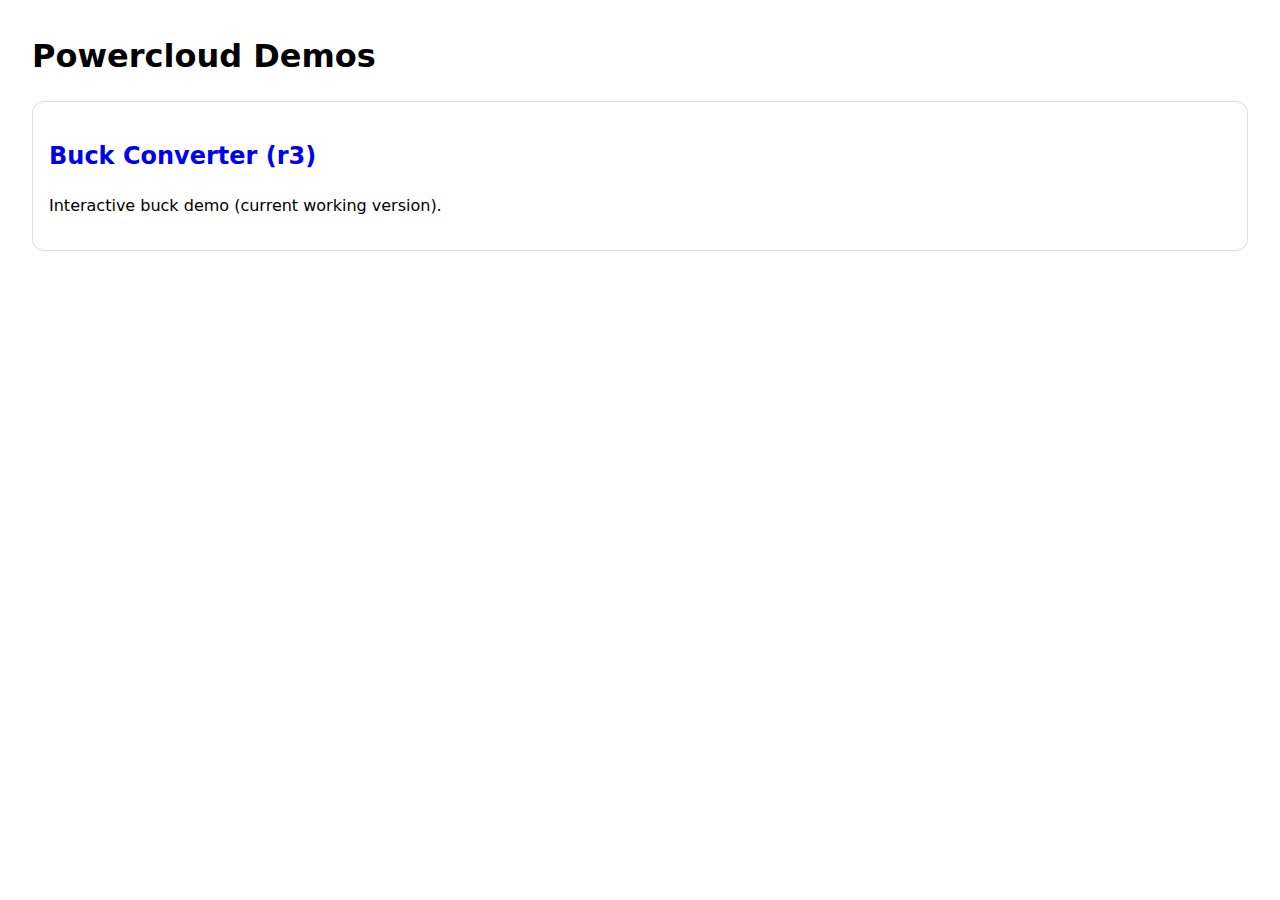
<file: index.html>
<!doctype html>
<html>
<head>
  <meta charset="utf-8"/>
  <meta name="viewport" content="width=device-width,initial-scale=1"/>
  <title>Powercloud</title>
  <style>
    body{font-family:system-ui,Segoe UI,Arial,sans-serif;margin:2rem;line-height:1.5}
    a{text-decoration:none}
    .card{padding:1rem;border:1px solid #ddd;border-radius:12px;margin:.75rem 0}
  </style>
</head>
<body>
  <h1>Powercloud Demos</h1>
  <div class="card">
    <h2><a href="../demos/buck/index.html">Buck Converter (r3)</a></h2>
    <p>Interactive buck demo (current working version).</p>
  </div>
</body>
</html>
</file>
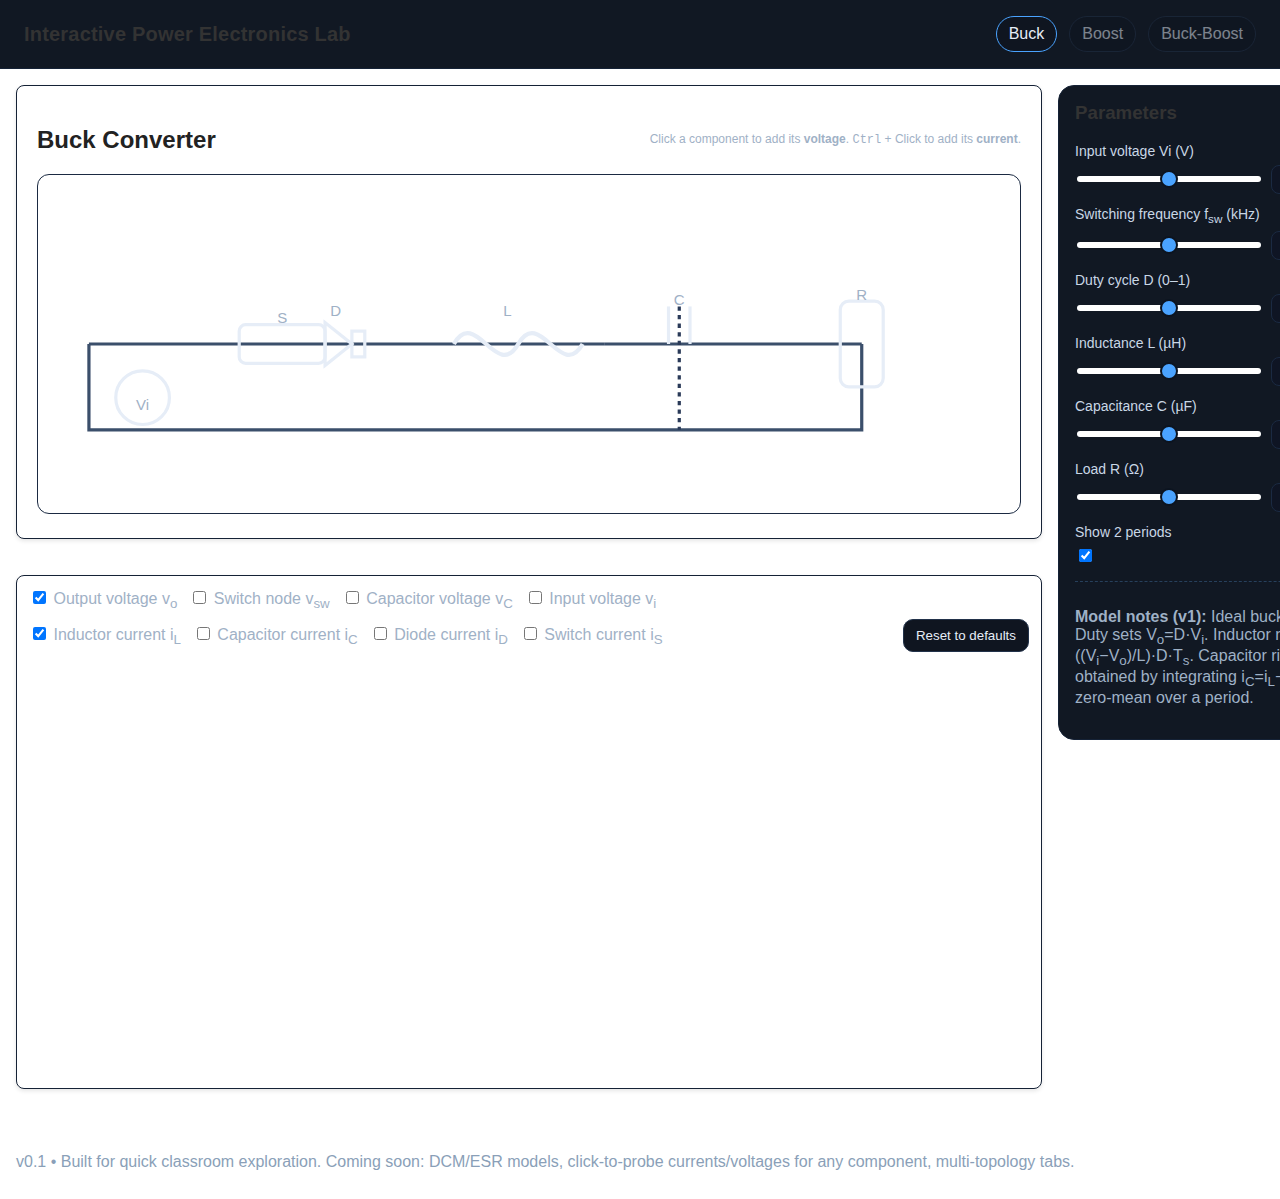
<file: 113A-virtualdemo/index.html>
<!DOCTYPE html>
<html lang="en">
<head>
  <meta charset="UTF-8" />
  <meta name="viewport" content="width=device-width, initial-scale=1.0"/>
  <title>Power Electronics Lab – Buck Converter</title>
  <link rel="stylesheet" href="style.css"/>
</head>
<body>
  <header class="site-header">
    <h1>Interactive Power Electronics Lab</h1>
    <nav class="tabs">
      <a class="tab active" href="#" id="tab-buck">Buck</a>
      <a class="tab disabled" href="#" title="More topologies coming soon">Boost</a>
      <a class="tab disabled" href="#" title="More topologies coming soon">Buck-Boost</a>
    </nav>
  </header>

  <main class="layout">
    <section class="left">
      <div class="topology-card">
        <div class="topology-header">
          <h2>Buck Converter</h2>
          <div class="probe-hint">
            <span>Click a component to add its <b>voltage</b>. <kbd>Ctrl</kbd> + Click to add its <b>current</b>.</span>
          </div>
        </div>

        <!-- Inline SVG so components can be clicked / highlighted -->
        <svg id="buck-svg" viewBox="0 0 900 300" class="topology-svg" xmlns="http://www.w3.org/2000/svg" aria-label="Buck topology">
          <!-- Wires -->
          <path d="M40 150 H180" class="wire"/>
          <path d="M180 150 H260" class="wire"/>
          <path d="M260 150 H380" class="wire"/>
          <path d="M380 150 H520" class="wire"/>
          <path d="M520 150 H760" class="wire"/>
          <path d="M760 150 V230 H40 V150" class="wire"/>
          
          <!-- VIN source -->
          <g id="VIN" class="component" data-voltage="v_in" data-current="i_in">
            <circle cx="90" cy="200" r="25" class="symbol"/>
            <text x="90" y="208" class="label">Vi</text>
          </g>

          <!-- Switch (ideal) -->
          <g id="SW" class="component" data-voltage="v_sw" data-current="i_sw">
            <rect x="180" y="132" width="80" height="36" rx="6" class="symbol"/>
            <text x="220" y="127" class="label">S</text>
          </g>

          <!-- Diode -->
          <g id="D" class="component" data-voltage="v_d" data-current="i_d">
            <polygon points="260,170 285,150 260,130" class="symbol"/>
            <rect x="285" y="138" width="12" height="24" class="symbol"/>
            <text x="270" y="120" class="label">D</text>
          </g>

          <!-- Inductor -->
          <g id="L" class="component" data-voltage="v_l" data-current="i_l">
            <path d="M380 150 c20 -35,40 35,60 0 c20 -35,40 35,60 0" class="symbol inductor"/>
            <text x="430" y="120" class="label">L</text>
          </g>

          <!-- Capacitor -->
          <g id="C" class="component" data-voltage="v_c" data-current="i_c">
            <line x1="580" y1="150" x2="580" y2="115" class="symbol"/>
            <line x1="600" y1="150" x2="600" y2="115" class="symbol"/>
            <line x1="590" y1="115" x2="590" y2="230" class="wire faint"/>
            <text x="590" y="110" class="label">C</text>
          </g>

          <!-- Load -->
          <g id="R" class="component" data-voltage="v_o" data-current="i_o">
            <rect x="740" y="110" width="40" height="80" rx="8" class="symbol"/>
            <text x="760" y="105" class="label">R</text>
          </g>
        </svg>
      </div>

      <div class="plot-card">
        <div class="plot-controls">
          <div class="waveform-select">
            <label><input type="checkbox" class="wf-v" value="v_o" checked> Output voltage v<sub>o</sub></label>
            <label><input type="checkbox" class="wf-v" value="v_sw"> Switch node v<sub>sw</sub></label>
            <label><input type="checkbox" class="wf-v" value="v_c"> Capacitor voltage v<sub>C</sub></label>
            <label><input type="checkbox" class="wf-v" value="v_in"> Input voltage v<sub>i</sub></label>
          </div>
          <div class="waveform-select">
            <label><input type="checkbox" class="wf-i" value="i_l" checked> Inductor current i<sub>L</sub></label>
            <label><input type="checkbox" class="wf-i" value="i_c"> Capacitor current i<sub>C</sub></label>
            <label><input type="checkbox" class="wf-i" value="i_d"> Diode current i<sub>D</sub></label>
            <label><input type="checkbox" class="wf-i" value="i_sw"> Switch current i<sub>S</sub></label>
          </div>
          <button id="reset-btn" class="btn">Reset to defaults</button>
        </div>
        <canvas id="plot-voltage" width="1000" height="200" aria-label="Voltage plot"></canvas>
        <canvas id="plot-current" width="1000" height="200" aria-label="Current plot"></canvas>
        <div class="legend" id="legend"></div>
      </div>
    </section>

    <aside class="right">
      <h3>Parameters</h3>
      <div class="param">
        <label>Input voltage Vi (V)</label>
        <div class="control"><input type="range" id="Vi" min="3" max="48" step="0.1"/><input type="number" id="Vi_num" step="0.1"/></div>
      </div>
      <div class="param">
        <label>Switching frequency f<sub>sw</sub> (kHz)</label>
        <div class="control"><input type="range" id="fsw" min="10" max="1000" step="1"/><input type="number" id="fsw_num" step="1"/></div>
      </div>
      <div class="param">
        <label>Duty cycle D (0–1)</label>
        <div class="control"><input type="range" id="D" min="0.05" max="0.95" step="0.001"/><input type="number" id="D_num" step="0.001"/></div>
      </div>
      <div class="param">
        <label>Inductance L (µH)</label>
        <div class="control"><input type="range" id="L" min="0.1" max="200" step="0.1"/><input type="number" id="L_num" step="0.1"/></div>
      </div>
      <div class="param">
        <label>Capacitance C (µF)</label>
        <div class="control"><input type="range" id="C" min="1" max="10000" step="1"/><input type="number" id="C_num" step="1"/></div>
      </div>
      <div class="param">
        <label>Load R (Ω)</label>
        <div class="control"><input type="range" id="R" min="0.1" max="200" step="0.1"/><input type="number" id="R_num" step="0.1"/></div>
      </div>
      <div class="param">
        <label>Show 2 periods</label>
        <div class="control"><input type="checkbox" id="twoPeriods" checked></div>
      </div>

      <div class="note">
        <p><b>Model notes (v1):</b> Ideal buck in CCM. Duty sets V<sub>o</sub>=D·V<sub>i</sub>. Inductor ripple Δi<sub>L</sub>=((V<sub>i</sub>−V<sub>o</sub>)/L)·D·T<sub>s</sub>. Capacitor ripple obtained by integrating i<sub>C</sub>=i<sub>L</sub>−i<sub>o</sub> with zero-mean over a period.</p>
      </div>
    </aside>
  </main>

  <footer class="site-footer">
    <p>v0.1 • Built for quick classroom exploration. Coming soon: DCM/ESR models, click-to-probe currents/voltages for any component, multi-topology tabs.</p>
  </footer>

  <script src="app.js"></script>
</body>
</html>
</file>
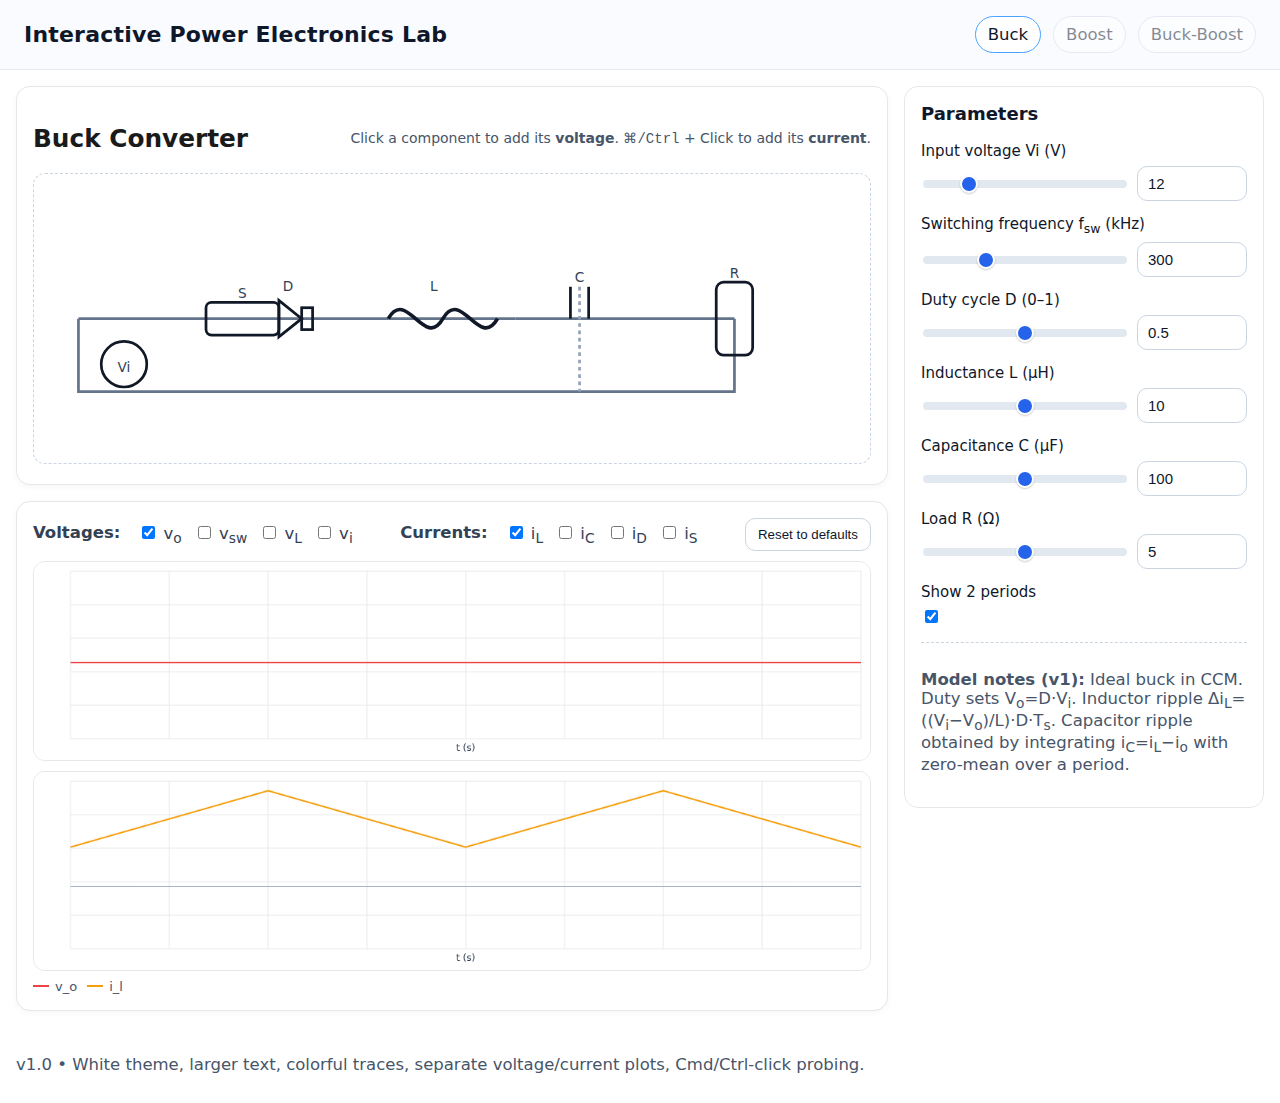
<file: buck_demo_final 2/index.html>
<!DOCTYPE html>
<html lang="en">
<head>
  <meta charset="UTF-8" />
  <meta name="viewport" content="width=device-width, initial-scale=1.0"/>
  <title>Interactive Power Electronics Lab – Buck Converter</title>
  <link rel="stylesheet" href="style.css"/>
</head>
<body>
  <header class="site-header">
    <h1>Interactive Power Electronics Lab</h1>
    <nav class="tabs">
      <a class="tab active" href="#" id="tab-buck">Buck</a>
      <a class="tab disabled" href="#" title="More topologies coming soon">Boost</a>
      <a class="tab disabled" href="#" title="More topologies coming soon">Buck-Boost</a>
    </nav>
  </header>

  <main class="layout">
    <section class="left">
      <div class="topology-card">
        <div class="topology-header">
          <h2>Buck Converter</h2>
          <div class="probe-hint">
            <span>Click a component to add its <b>voltage</b>. <kbd>⌘/Ctrl</kbd> + Click to add its <b>current</b>.</span>
          </div>
        </div>

        <!-- Inline SVG so components can be clicked / highlighted -->
        <svg id="buck-svg" viewBox="0 0 900 300" class="topology-svg" xmlns="http://www.w3.org/2000/svg" aria-label="Buck topology">
          <!-- Wires -->
          <path d="M40 150 H180" class="wire"/>
          <path d="M180 150 H260" class="wire"/>
          <path d="M260 150 H380" class="wire"/>
          <path d="M380 150 H520" class="wire"/>
          <path d="M520 150 H760" class="wire"/>
          <path d="M760 150 V230 H40 V150" class="wire"/>
          
          <!-- VIN source -->
          <g id="VIN" class="component" data-voltage="v_in" data-current="i_in">
            <circle cx="90" cy="200" r="25" class="symbol"/>
            <text x="90" y="208" class="label">Vi</text>
          </g>

          <!-- Switch (ideal) -->
          <g id="SW" class="component" data-voltage="v_sw" data-current="i_sw">
            <rect x="180" y="132" width="80" height="36" rx="6" class="symbol"/>
            <text x="220" y="127" class="label">S</text>
          </g>

          <!-- Diode -->
          <g id="D" class="component" data-voltage="v_d" data-current="i_d">
            <polygon points="260,170 285,150 260,130" class="symbol"/>
            <rect x="285" y="138" width="12" height="24" class="symbol"/>
            <text x="270" y="120" class="label">D</text>
          </g>

          <!-- Inductor -->
          <g id="L" class="component" data-voltage="v_l" data-current="i_l">
            <path d="M380 150 c20 -35,40 35,60 0 c20 -35,40 35,60 0" class="symbol inductor"/>
            <text x="430" y="120" class="label">L</text>
          </g>

          <!-- Capacitor -->
          <g id="C" class="component" data-voltage="v_c" data-current="i_c">
            <line x1="580" y1="150" x2="580" y2="115" class="symbol"/>
            <line x1="600" y1="150" x2="600" y2="115" class="symbol"/>
            <line x1="590" y1="115" x2="590" y2="230" class="wire faint"/>
            <text x="590" y="110" class="label">C</text>
          </g>

          <!-- Load -->
          <g id="R" class="component" data-voltage="v_o" data-current="i_o">
            <rect x="740" y="110" width="40" height="80" rx="8" class="symbol"/>
            <text x="760" y="105" class="label">R</text>
          </g>
        </svg>
      </div>

      <div class="plot-card">
        <div class="plot-controls">
          <div class="waveform-select">
            <strong>Voltages:</strong>
            <label><input type="checkbox" class="wf-v" value="v_o" checked> v<sub>o</sub></label>
            <label><input type="checkbox" class="wf-v" value="v_sw"> v<sub>sw</sub></label>
            <label><input type="checkbox" class="wf-v" value="v_l"> v<sub>L</sub></label>
            <label><input type="checkbox" class="wf-v" value="v_in"> v<sub>i</sub></label>
          </div>
          <div class="waveform-select">
            <strong>Currents:</strong>
            <label><input type="checkbox" class="wf-i" value="i_l" checked> i<sub>L</sub></label>
            <label><input type="checkbox" class="wf-i" value="i_c"> i<sub>C</sub></label>
            <label><input type="checkbox" class="wf-i" value="i_d"> i<sub>D</sub></label>
            <label><input type="checkbox" class="wf-i" value="i_sw"> i<sub>S</sub></label>
          </div>
          <button id="reset-btn" class="btn">Reset to defaults</button>
        </div>
        <canvas id="plot-voltage" width="1100" height="260" aria-label="Voltage plot"></canvas>
        <canvas id="plot-current" width="1100" height="260" aria-label="Current plot"></canvas>
        <div class="legend" id="legend"></div>
      </div>
    </section>

    <aside class="right">
      <h3>Parameters</h3>
      <div class="param">
        <label>Input voltage Vi (V)</label>
        <div class="control"><input type="range" id="Vi" min="3" max="48" step="0.1"/><input type="number" id="Vi_num" step="0.1"/></div>
      </div>
      <div class="param">
        <label>Switching frequency f<sub>sw</sub> (kHz)</label>
        <div class="control"><input type="range" id="fsw" min="10" max="1000" step="1"/><input type="number" id="fsw_num" step="1"/></div>
      </div>
      <div class="param">
        <label>Duty cycle D (0–1)</label>
        <div class="control"><input type="range" id="D" min="0.05" max="0.95" step="0.001"/><input type="number" id="D_num" step="0.001"/></div>
      </div>
      <div class="param">
        <label>Inductance L (µH)</label>
        <div class="control"><input type="range" id="L" min="0.1" max="200" step="0.1"/><input type="number" id="L_num" step="0.1"/></div>
      </div>
      <div class="param">
        <label>Capacitance C (µF)</label>
        <div class="control"><input type="range" id="C" min="1" max="10000" step="1"/><input type="number" id="C_num" step="1"/></div>
      </div>
      <div class="param">
        <label>Load R (Ω)</label>
        <div class="control"><input type="range" id="R" min="0.1" max="200" step="0.1"/><input type="number" id="R_num" step="0.1"/></div>
      </div>
      <div class="param">
        <label>Show 2 periods</label>
        <div class="control"><input type="checkbox" id="twoPeriods" checked></div>
      </div>

      <div class="note">
        <p><b>Model notes (v1):</b> Ideal buck in CCM. Duty sets V<sub>o</sub>=D·V<sub>i</sub>. Inductor ripple Δi<sub>L</sub>=((V<sub>i</sub>−V<sub>o</sub>)/L)·D·T<sub>s</sub>. Capacitor ripple obtained by integrating i<sub>C</sub>=i<sub>L</sub>−i<sub>o</sub> with zero-mean over a period.</p>
      </div>
    </aside>
  </main>

  <footer class="site-footer">
    <p>v1.0 • White theme, larger text, colorful traces, separate voltage/current plots, Cmd/Ctrl-click probing.</p>
  </footer>

  <script src="app.js"></script>
</body>
</html>
</file>
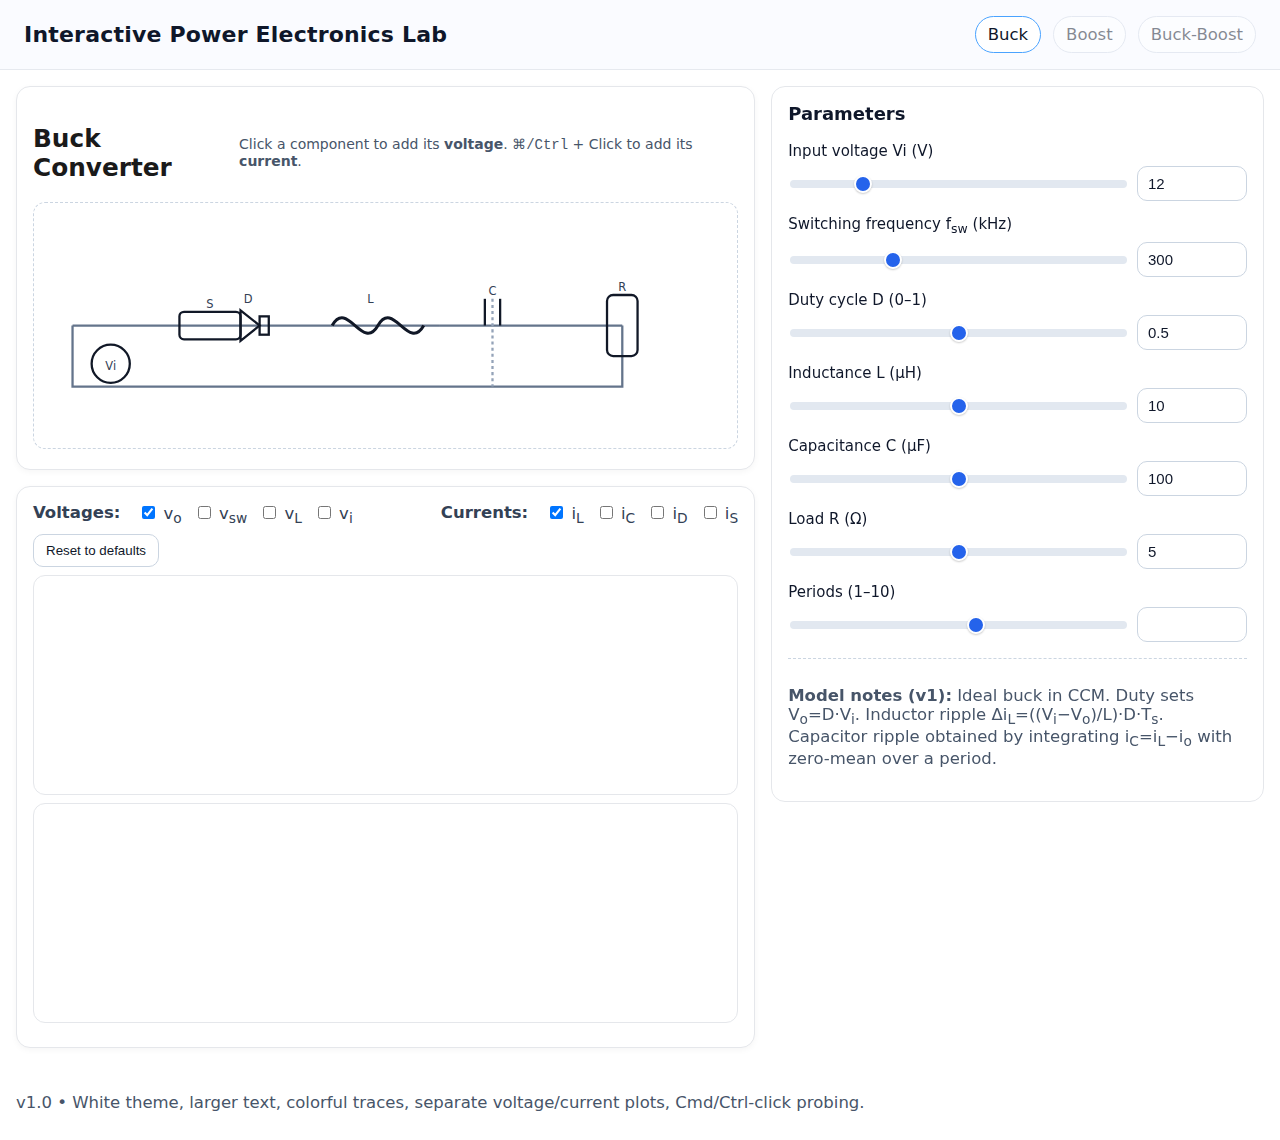
<file: buck_demo_final 3/index.html>
<!DOCTYPE html>
<html lang="en">
<head>
  <meta charset="UTF-8" />
  <meta name="viewport" content="width=device-width, initial-scale=1.0"/>
  <title>Interactive Power Electronics Lab – Buck Converter</title>
  <link rel="stylesheet" href="style.css"/>
</head>
<body>
  <header class="site-header">
    <h1>Interactive Power Electronics Lab</h1>
    <nav class="tabs">
      <a class="tab active" href="#" id="tab-buck">Buck</a>
      <a class="tab disabled" href="#" title="More topologies coming soon">Boost</a>
      <a class="tab disabled" href="#" title="More topologies coming soon">Buck-Boost</a>
    </nav>
  </header>

  <main class="layout">
    <section class="left">
      <div class="topology-card">
        <div class="topology-header">
          <h2>Buck Converter</h2>
          <div class="probe-hint">
            <span>Click a component to add its <b>voltage</b>. <kbd>⌘/Ctrl</kbd> + Click to add its <b>current</b>.</span>
          </div>
        </div>

        <!-- Inline SVG so components can be clicked / highlighted -->
        <svg id="buck-svg" viewBox="0 0 900 300" class="topology-svg" xmlns="http://www.w3.org/2000/svg" aria-label="Buck topology">
          <!-- Wires -->
          <path d="M40 150 H180" class="wire"/>
          <path d="M180 150 H260" class="wire"/>
          <path d="M260 150 H380" class="wire"/>
          <path d="M380 150 H520" class="wire"/>
          <path d="M520 150 H760" class="wire"/>
          <path d="M760 150 V230 H40 V150" class="wire"/>
          
          <!-- VIN source -->
          <g id="VIN" class="component" data-voltage="v_in" data-current="i_in">
            <circle cx="90" cy="200" r="25" class="symbol"/>
            <text x="90" y="208" class="label">Vi</text>
          </g>

          <!-- Switch (ideal) -->
          <g id="SW" class="component" data-voltage="v_sw" data-current="i_sw">
            <rect x="180" y="132" width="80" height="36" rx="6" class="symbol"/>
            <text x="220" y="127" class="label">S</text>
          </g>

          <!-- Diode -->
          <g id="duty" class="component" data-voltage="v_d" data-current="i_d">
            <polygon points="260,170 285,150 260,130" class="symbol"/>
            <rect x="285" y="138" width="12" height="24" class="symbol"/>
            <text x="270" y="120" class="label">D</text>
          </g>

          <!-- Inductor -->
          <g id="Lval" class="component" data-voltage="v_l" data-current="i_l">
            <path d="M380 150 c20 -35,40 35,60 0 c20 -35,40 35,60 0" class="symbol inductor"/>
            <text x="430" y="120" class="label">L</text>
          </g>

          <!-- Capacitor -->
          <g id="Cval" class="component" data-voltage="v_c" data-current="i_c">
            <line x1="580" y1="150" x2="580" y2="115" class="symbol"/>
            <line x1="600" y1="150" x2="600" y2="115" class="symbol"/>
            <line x1="590" y1="115" x2="590" y2="230" class="wire faint"/>
            <text x="590" y="110" class="label">C</text>
          </g>

          <!-- Load -->
          <g id="Rval" class="component" data-voltage="v_o" data-current="i_o">
            <rect x="740" y="110" width="40" height="80" rx="8" class="symbol"/>
            <text x="760" y="105" class="label">R</text>
          </g>
        </svg>
      </div>

      <div class="plot-card">
        <div class="plot-controls">
          <div class="waveform-select">
            <strong>Voltages:</strong>
            <label><input type="checkbox" class="wf-v" value="v_o" checked> v<sub>o</sub></label>
            <label><input type="checkbox" class="wf-v" value="v_sw"> v<sub>sw</sub></label>
            <label><input type="checkbox" class="wf-v" value="v_l"> v<sub>L</sub></label>
            <label><input type="checkbox" class="wf-v" value="v_in"> v<sub>i</sub></label>
          </div>
          <div class="waveform-select">
            <strong>Currents:</strong>
            <label><input type="checkbox" class="wf-i" value="i_l" checked> i<sub>L</sub></label>
            <label><input type="checkbox" class="wf-i" value="i_c"> i<sub>C</sub></label>
            <label><input type="checkbox" class="wf-i" value="i_d"> i<sub>D</sub></label>
            <label><input type="checkbox" class="wf-i" value="i_sw"> i<sub>S</sub></label>
          </div>
          <button id="reset-btn" class="btn">Reset to defaults</button>
        </div>
        <canvas id="plot-voltage" width="1100" height="260" aria-label="Voltage plot"></canvas>
        <canvas id="plot-current" width="1100" height="260" aria-label="Current plot"></canvas>
        <div class="legend" id="legend"></div>
      </div>
    </section>

    <aside class="right">
      <h3>Parameters</h3>
      <div class="param">
        <label>Input voltage Vi (V)</label>
        <div class="control"><input type="range" id="Vi" min="3" max="48" step="0.1"/><input type="number" id="Vi_num" step="0.1"/></div>
      </div>
      <div class="param">
        <label>Switching frequency f<sub>sw</sub> (kHz)</label>
        <div class="control"><input type="range" id="fsw" min="10" max="1000" step="1"/><input type="number" id="fsw_num" step="1"/></div>
      </div>
      <div class="param">
        <label>Duty cycle D (0–1)</label>
        <div class="control"><input type="range" id="duty" min="0.05" max="0.95" step="0.001"/><input type="number" id="duty_num" step="0.001"/></div>
      </div>
      <div class="param">
        <label>Inductance L (µH)</label>
        <div class="control"><input type="range" id="Lval" min="0.1" max="200" step="0.1"/><input type="number" id="Lval_num" step="0.1"/></div>
      </div>
      <div class="param">
        <label>Capacitance C (µF)</label>
        <div class="control"><input type="range" id="Cval" min="1" max="10000" step="1"/><input type="number" id="Cval_num" step="1"/></div>
      </div>
      <div class="param">
        <label>Load R (Ω)</label>
        <div class="control"><input type="range" id="Rval" min="0.1" max="200" step="0.1"/><input type="number" id="Rval_num" step="0.1"/></div>
      </div>
      <div class="param">
        <label>Periods (1–10)</label>
        <div class="control"><input type="range" id="periods" min="1" max="10" step="1"/><input type="number" id="periods_num" step="1"/></div>
      </div>

      <div class="note">
        <p><b>Model notes (v1):</b> Ideal buck in CCM. Duty sets V<sub>o</sub>=D·V<sub>i</sub>. Inductor ripple Δi<sub>L</sub>=((V<sub>i</sub>−V<sub>o</sub>)/L)·D·T<sub>s</sub>. Capacitor ripple obtained by integrating i<sub>C</sub>=i<sub>L</sub>−i<sub>o</sub> with zero-mean over a period.</p>
      </div>
    </aside>
  </main>

  <footer class="site-footer">
    <p>v1.0 • White theme, larger text, colorful traces, separate voltage/current plots, Cmd/Ctrl-click probing.</p>
  </footer>

  <script src="app.js"></script>
</body>
</html>
</file>
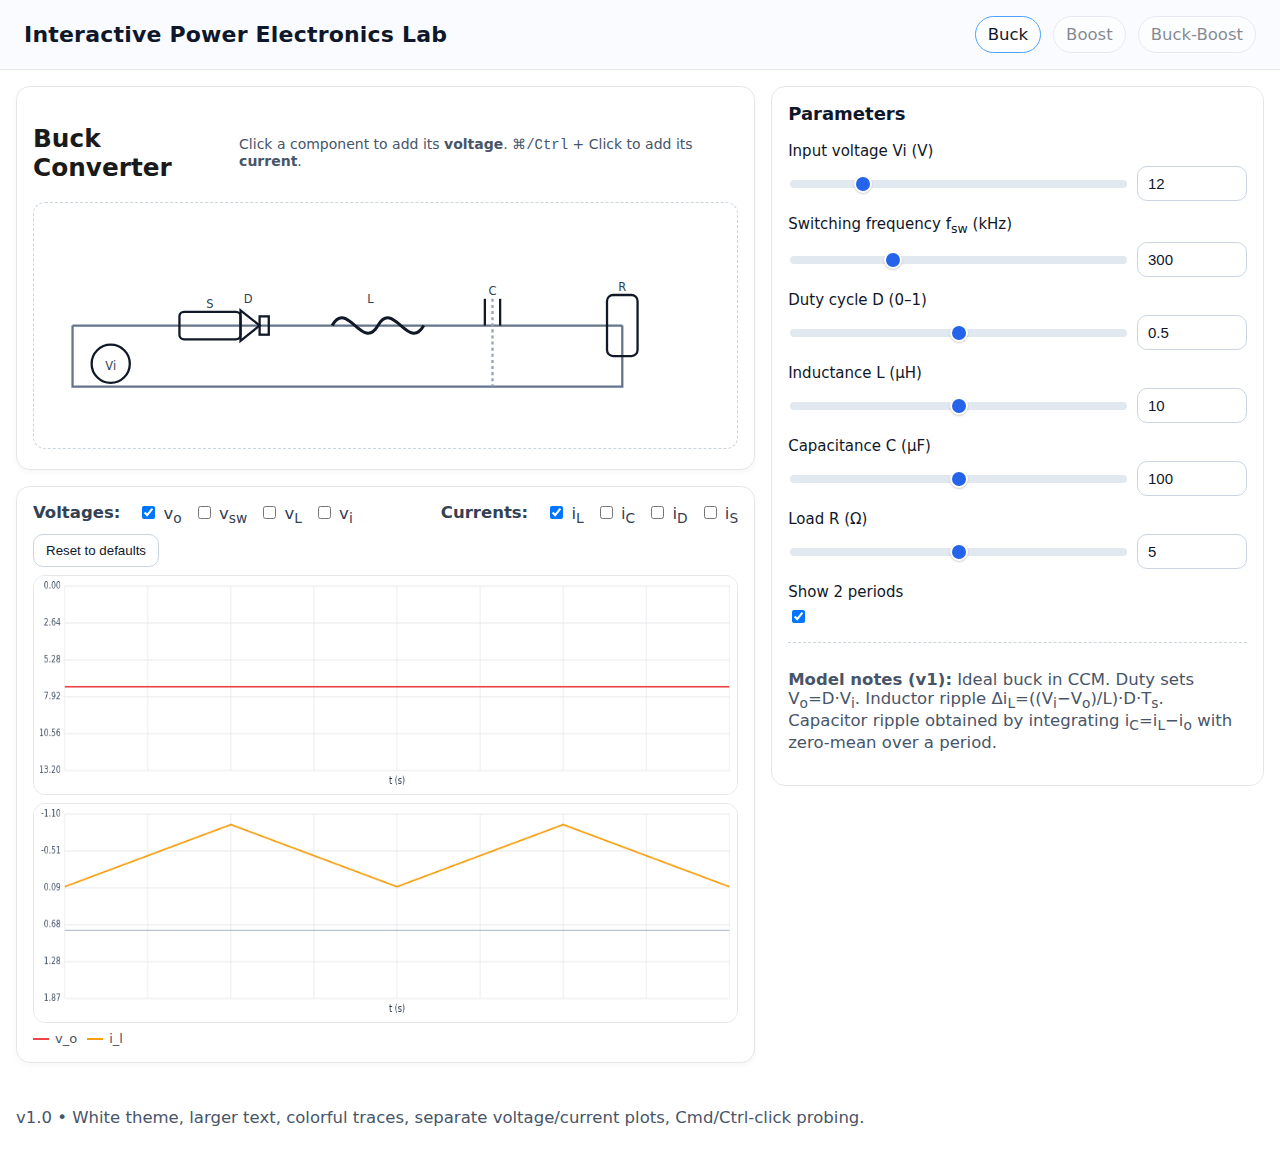
<file: buck_demo_final/index.html>
<!DOCTYPE html>
<html lang="en">
<head>
  <meta charset="UTF-8" />
  <meta name="viewport" content="width=device-width, initial-scale=1.0"/>
  <title>Interactive Power Electronics Lab – Buck Converter</title>
  <link rel="stylesheet" href="style.css"/>
</head>
<body>
  <header class="site-header">
    <h1>Interactive Power Electronics Lab</h1>
    <nav class="tabs">
      <a class="tab active" href="#" id="tab-buck">Buck</a>
      <a class="tab disabled" href="#" title="More topologies coming soon">Boost</a>
      <a class="tab disabled" href="#" title="More topologies coming soon">Buck-Boost</a>
    </nav>
  </header>

  <main class="layout">
    <section class="left">
      <div class="topology-card">
        <div class="topology-header">
          <h2>Buck Converter</h2>
          <div class="probe-hint">
            <span>Click a component to add its <b>voltage</b>. <kbd>⌘/Ctrl</kbd> + Click to add its <b>current</b>.</span>
          </div>
        </div>

        <!-- Inline SVG so components can be clicked / highlighted -->
        <svg id="buck-svg" viewBox="0 0 900 300" class="topology-svg" xmlns="http://www.w3.org/2000/svg" aria-label="Buck topology">
          <!-- Wires -->
          <path d="M40 150 H180" class="wire"/>
          <path d="M180 150 H260" class="wire"/>
          <path d="M260 150 H380" class="wire"/>
          <path d="M380 150 H520" class="wire"/>
          <path d="M520 150 H760" class="wire"/>
          <path d="M760 150 V230 H40 V150" class="wire"/>
          
          <!-- VIN source -->
          <g id="VIN" class="component" data-voltage="v_in" data-current="i_in">
            <circle cx="90" cy="200" r="25" class="symbol"/>
            <text x="90" y="208" class="label">Vi</text>
          </g>

          <!-- Switch (ideal) -->
          <g id="SW" class="component" data-voltage="v_sw" data-current="i_sw">
            <rect x="180" y="132" width="80" height="36" rx="6" class="symbol"/>
            <text x="220" y="127" class="label">S</text>
          </g>

          <!-- Diode -->
          <g id="duty" class="component" data-voltage="v_d" data-current="i_d">
            <polygon points="260,170 285,150 260,130" class="symbol"/>
            <rect x="285" y="138" width="12" height="24" class="symbol"/>
            <text x="270" y="120" class="label">D</text>
          </g>

          <!-- Inductor -->
          <g id="Lval" class="component" data-voltage="v_l" data-current="i_l">
            <path d="M380 150 c20 -35,40 35,60 0 c20 -35,40 35,60 0" class="symbol inductor"/>
            <text x="430" y="120" class="label">L</text>
          </g>

          <!-- Capacitor -->
          <g id="Cval" class="component" data-voltage="v_c" data-current="i_c">
            <line x1="580" y1="150" x2="580" y2="115" class="symbol"/>
            <line x1="600" y1="150" x2="600" y2="115" class="symbol"/>
            <line x1="590" y1="115" x2="590" y2="230" class="wire faint"/>
            <text x="590" y="110" class="label">C</text>
          </g>

          <!-- Load -->
          <g id="Rval" class="component" data-voltage="v_o" data-current="i_o">
            <rect x="740" y="110" width="40" height="80" rx="8" class="symbol"/>
            <text x="760" y="105" class="label">R</text>
          </g>
        </svg>
      </div>

      <div class="plot-card">
        <div class="plot-controls">
          <div class="waveform-select">
            <strong>Voltages:</strong>
            <label><input type="checkbox" class="wf-v" value="v_o" checked> v<sub>o</sub></label>
            <label><input type="checkbox" class="wf-v" value="v_sw"> v<sub>sw</sub></label>
            <label><input type="checkbox" class="wf-v" value="v_l"> v<sub>L</sub></label>
            <label><input type="checkbox" class="wf-v" value="v_in"> v<sub>i</sub></label>
          </div>
          <div class="waveform-select">
            <strong>Currents:</strong>
            <label><input type="checkbox" class="wf-i" value="i_l" checked> i<sub>L</sub></label>
            <label><input type="checkbox" class="wf-i" value="i_c"> i<sub>C</sub></label>
            <label><input type="checkbox" class="wf-i" value="i_d"> i<sub>D</sub></label>
            <label><input type="checkbox" class="wf-i" value="i_sw"> i<sub>S</sub></label>
          </div>
          <button id="reset-btn" class="btn">Reset to defaults</button>
        </div>
        <canvas id="plot-voltage" width="1100" height="260" aria-label="Voltage plot"></canvas>
        <canvas id="plot-current" width="1100" height="260" aria-label="Current plot"></canvas>
        <div class="legend" id="legend"></div>
      </div>
    </section>

    <aside class="right">
      <h3>Parameters</h3>
      <div class="param">
        <label>Input voltage Vi (V)</label>
        <div class="control"><input type="range" id="Vi" min="3" max="48" step="0.1"/><input type="number" id="Vi_num" step="0.1"/></div>
      </div>
      <div class="param">
        <label>Switching frequency f<sub>sw</sub> (kHz)</label>
        <div class="control"><input type="range" id="fsw" min="10" max="1000" step="1"/><input type="number" id="fsw_num" step="1"/></div>
      </div>
      <div class="param">
        <label>Duty cycle D (0–1)</label>
        <div class="control"><input type="range" id="duty" min="0.05" max="0.95" step="0.001"/><input type="number" id="duty_num" step="0.001"/></div>
      </div>
      <div class="param">
        <label>Inductance L (µH)</label>
        <div class="control"><input type="range" id="Lval" min="0.1" max="200" step="0.1"/><input type="number" id="Lval_num" step="0.1"/></div>
      </div>
      <div class="param">
        <label>Capacitance C (µF)</label>
        <div class="control"><input type="range" id="Cval" min="1" max="10000" step="1"/><input type="number" id="Cval_num" step="1"/></div>
      </div>
      <div class="param">
        <label>Load R (Ω)</label>
        <div class="control"><input type="range" id="Rval" min="0.1" max="200" step="0.1"/><input type="number" id="Rval_num" step="0.1"/></div>
      </div>
      <div class="param">
        <label>Show 2 periods</label>
        <div class="control"><input type="checkbox" id="twoPeriods" checked></div>
      </div>

      <div class="note">
        <p><b>Model notes (v1):</b> Ideal buck in CCM. Duty sets V<sub>o</sub>=D·V<sub>i</sub>. Inductor ripple Δi<sub>L</sub>=((V<sub>i</sub>−V<sub>o</sub>)/L)·D·T<sub>s</sub>. Capacitor ripple obtained by integrating i<sub>C</sub>=i<sub>L</sub>−i<sub>o</sub> with zero-mean over a period.</p>
      </div>
    </aside>
  </main>

  <footer class="site-footer">
    <p>v1.0 • White theme, larger text, colorful traces, separate voltage/current plots, Cmd/Ctrl-click probing.</p>
  </footer>

  <script src="app.js"></script>
</body>
</html>
</file>
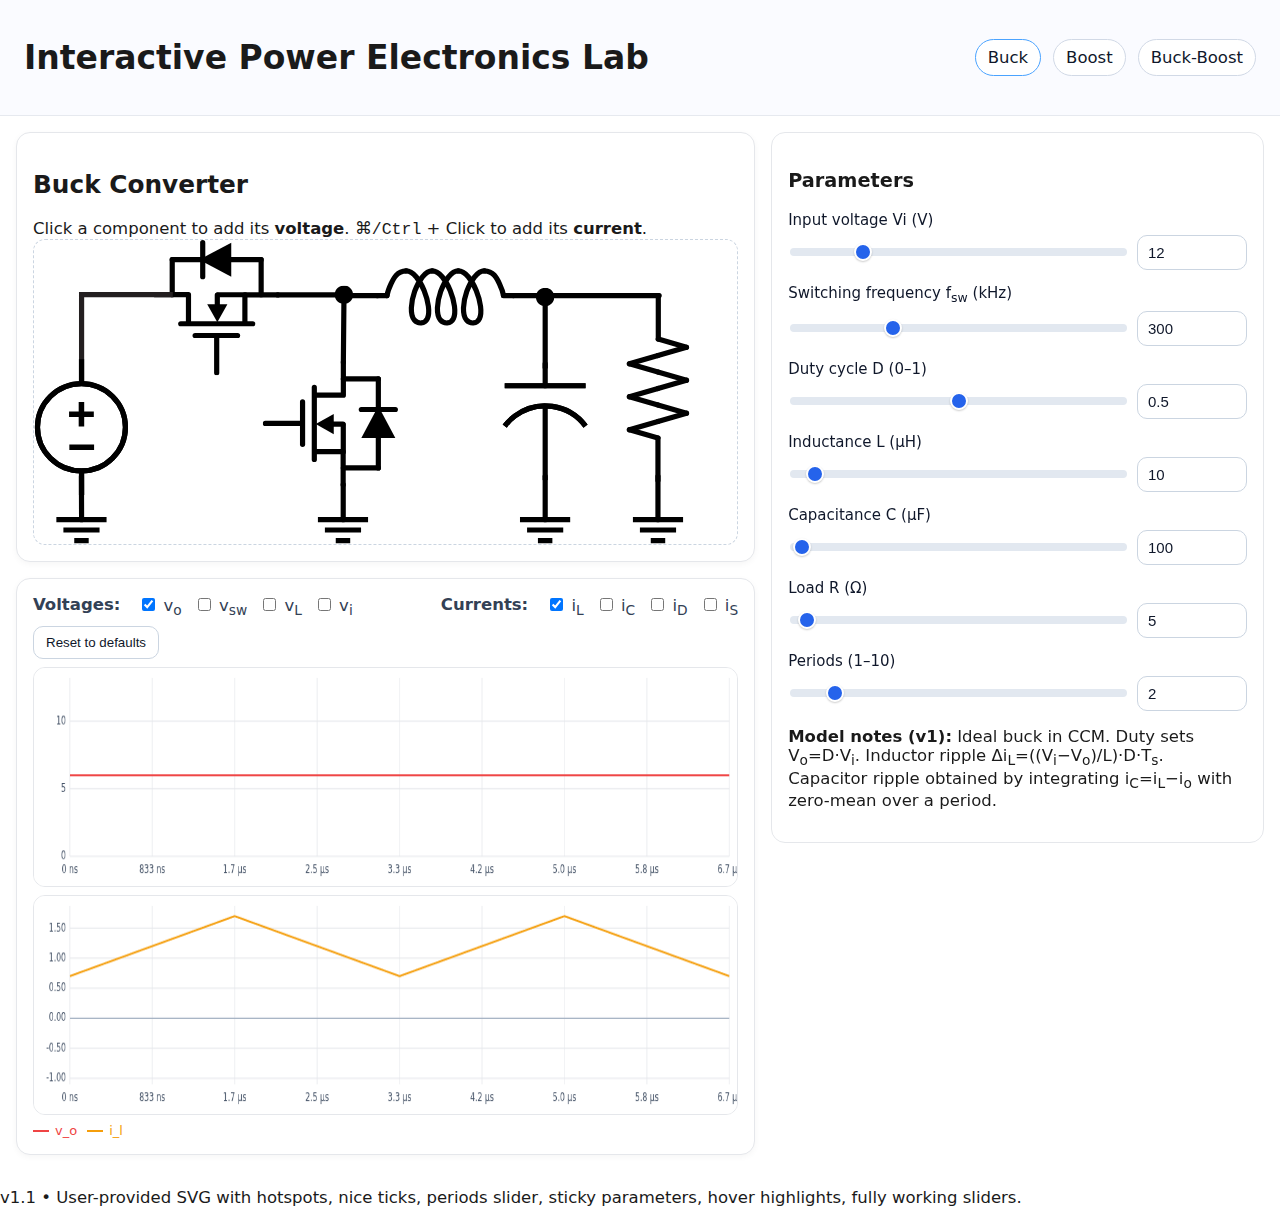
<file: buck_demo_final_r3/index.html>
<!DOCTYPE html>
<html lang="en">
<head>
  <meta charset="UTF-8" />
  <meta name="viewport" content="width=device-width, initial-scale=1.0"/>
  <title>Interactive Power Electronics Lab – Buck Converter</title>
  <link rel="stylesheet" href="style.css"/>
</head>
<body>
  <header class="site-header">
    <h1>Interactive Power Electronics Lab</h1>
    <nav class="tabs">
      <a class="tab active" href="#" id="tab-buck">Buck</a>
      <a class="tab disabled" href="#" title="More topologies coming soon">Boost</a>
      <a class="tab disabled" href="#" title="More topologies coming soon">Buck-Boost</a>
    </nav>
  </header>

  <main class="layout">
    <section class="left">
      <div class="topology-card">
        <div class="topology-header">
          <h2>Buck Converter</h2>
          <div class="probe-hint">
            <span>Click a component to add its <b>voltage</b>. <kbd>⌘/Ctrl</kbd> + Click to add its <b>current</b>.</span>
          </div>
        </div>

        <!-- Use provided SVG as image; overlay invisible hotspots for probing -->
        <div class="figure-wrap" id="buck-figure">
          <img src="assets/buck_user.svg" alt="Buck converter" class="figure-img"/>
          <!-- Hotspots (percent coords, responsive) -->
          <button class="hotspot" style="left:7%; top:55%; width:9%; height:28%" data-voltage="v_in" data-current="i_in" title="VIN"></button>
          <button class="hotspot" style="left:22%; top:34%; width:9%; height:22%" data-voltage="v_sw" data-current="i_sw" title="Switch S"></button>
          <button class="hotspot" style="left:30%; top:35%; width:8%; height:22%" data-voltage="v_d" data-current="i_d" title="Diode D"></button>
          <button class="hotspot" style="left:46%; top:30%; width:12%; height:28%" data-voltage="v_l" data-current="i_l" title="Inductor L"></button>
          <button class="hotspot" style="left:60%; top:26%; width:8%; height:45%" data-voltage="v_o" data-current="i_c" title="Capacitor C"></button>
          <button class="hotspot" style="left:86%; top:28%; width:8%; height:42%" data-voltage="v_o" data-current="i_o" title="Load R"></button>
        </div>
      </div>

      <div class="plot-card">
        <div class="plot-controls">
          <div class="waveform-select">
            <strong>Voltages:</strong>
            <label><input type="checkbox" class="wf-v" value="v_o" checked> v<sub>o</sub></label>
            <label><input type="checkbox" class="wf-v" value="v_sw"> v<sub>sw</sub></label>
            <label><input type="checkbox" class="wf-v" value="v_l"> v<sub>L</sub></label>
            <label><input type="checkbox" class="wf-v" value="v_in"> v<sub>i</sub></label>
          </div>
          <div class="waveform-select">
            <strong>Currents:</strong>
            <label><input type="checkbox" class="wf-i" value="i_l" checked> i<sub>L</sub></label>
            <label><input type="checkbox" class="wf-i" value="i_c"> i<sub>C</sub></label>
            <label><input type="checkbox" class="wf-i" value="i_d"> i<sub>D</sub></label>
            <label><input type="checkbox" class="wf-i" value="i_sw"> i<sub>S</sub></label>
          </div>
          <button id="reset-btn" class="btn">Reset to defaults</button>
        </div>
        <canvas id="plot-voltage" width="1100" height="220" aria-label="Voltage plot"></canvas>
        <canvas id="plot-current" width="1100" height="220" aria-label="Current plot"></canvas>
        <div class="legend" id="legend"></div>
      </div>
    </section>

    <aside class="right">
      <h3>Parameters</h3>
      <div class="param"><label>Input voltage Vi (V)</label>
        <div class="control"><input type="range" id="Vi" min="3" max="48" step="0.1"/><input type="number" id="Vi_num" step="0.1"/></div></div>
      <div class="param"><label>Switching frequency f<sub>sw</sub> (kHz)</label>
        <div class="control"><input type="range" id="fsw" min="10" max="1000" step="1"/><input type="number" id="fsw_num" step="1"/></div></div>
      <div class="param"><label>Duty cycle D (0–1)</label>
        <div class="control"><input type="range" id="duty" min="0.05" max="0.95" step="0.001"/><input type="number" id="duty_num" step="0.001"/></div></div>
      <div class="param"><label>Inductance L (µH)</label>
        <div class="control"><input type="range" id="Lval" min="0.1" max="200" step="0.1"/><input type="number" id="Lval_num" step="0.1"/></div></div>
      <div class="param"><label>Capacitance C (µF)</label>
        <div class="control"><input type="range" id="Cval" min="1" max="10000" step="1"/><input type="number" id="Cval_num" step="1"/></div></div>
      <div class="param"><label>Load R (Ω)</label>
        <div class="control"><input type="range" id="Rval" min="0.1" max="200" step="0.1"/><input type="number" id="Rval_num" step="0.1"/></div></div>
      <div class="param"><label>Periods (1–10)</label>
        <div class="control"><input type="range" id="periods" min="1" max="10" step="1"/><input type="number" id="periods_num" step="1"/></div></div>
      <div class="note">
        <p><b>Model notes (v1):</b> Ideal buck in CCM. Duty sets V<sub>o</sub>=D·V<sub>i</sub>. Inductor ripple Δi<sub>L</sub>=((V<sub>i</sub>−V<sub>o</sub>)/L)·D·T<sub>s</sub>. Capacitor ripple obtained by integrating i<sub>C</sub>=i<sub>L</sub>−i<sub>o</sub> with zero-mean over a period.</p>
      </div>
    </aside>
  </main>

  <footer class="site-footer">
    <p>v1.1 • User-provided SVG with hotspots, nice ticks, periods slider, sticky parameters, hover highlights, fully working sliders.</p>
  </footer>

  <script src="app.js"></script>
</body>
</html>
</file>
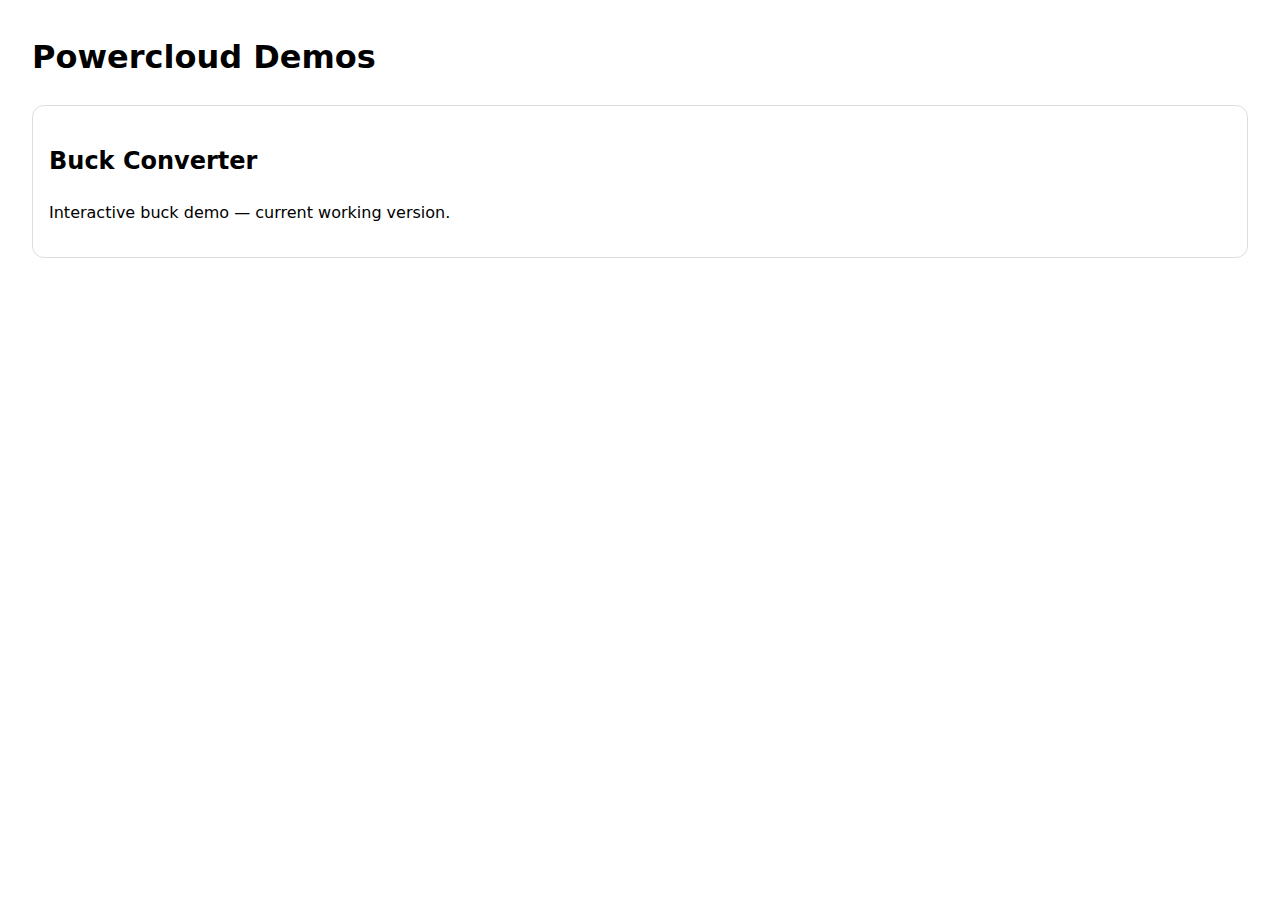
<file: site/index.html>
<!doctype html><html><head><meta charset="utf-8"/>
<meta name="viewport" content="width=device-width,initial-scale=1"/>
<title>Powercloud</title>
<style>body{font-family:system-ui,Segoe UI,Arial,sans-serif;margin:2rem;line-height:1.6}
.card{padding:1rem;border:1px solid #ddd;border-radius:12px;margin:.75rem 0}
a{color:inherit;text-decoration:none}a:hover{text-decoration:underline}</style>
</head><body>
<h1>Powercloud Demos</h1>
<div class="card"><h2><a href="demos/buck/index.html">Buck Converter</a></h2>
<p>Interactive buck demo — current working version.</p></div>
</body></html>
</file>
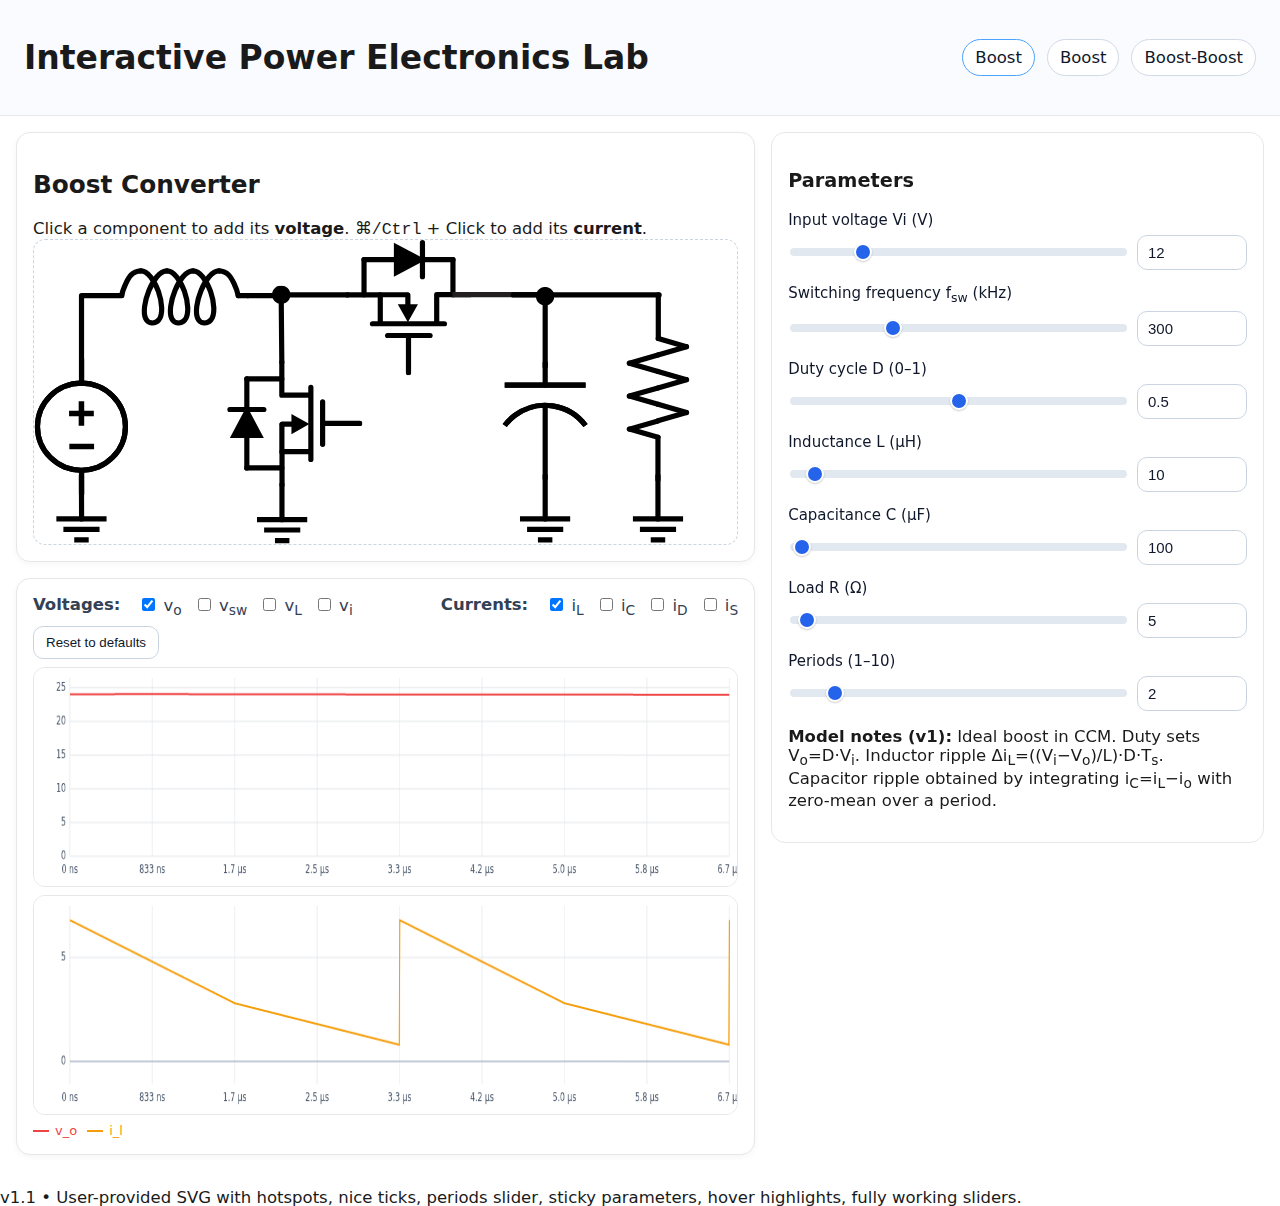
<file: demos/boost/index.html>
<!DOCTYPE html>
<html lang="en">
<head>
  <meta charset="UTF-8" />
  <meta name="viewport" content="width=device-width, initial-scale=1.0"/>
  <title>Interactive Power Electronics Lab – Boost Converter</title>
  <link rel="stylesheet" href="style.css"/>
</head>
<body>
  <header class="site-header">
    <h1>Interactive Power Electronics Lab</h1>
    <nav class="tabs">
      <a class="tab active" href="#" id="tab-boost">Boost</a>
      <a class="tab disabled" href="#" title="More topologies coming soon">Boost</a>
      <a class="tab disabled" href="#" title="More topologies coming soon">Boost-Boost</a>
    </nav>
  </header>

  <main class="layout">
    <section class="left">
      <div class="topology-card">
        <div class="topology-header">
          <h2>Boost Converter</h2>
          <div class="probe-hint">
            <span>Click a component to add its <b>voltage</b>. <kbd>⌘/Ctrl</kbd> + Click to add its <b>current</b>.</span>
          </div>
        </div>

        <!-- Use provided SVG as image; overlay invisible hotspots for probing -->
        <div class="figure-wrap" id="boost-figure">
          <img src="assets/boost_user.svg" alt="Boost converter" class="figure-img"/>
          <!-- Hotspots (percent coords, responsive) -->
          <button class="hotspot" style="left:7%; top:55%; width:9%; height:28%" data-voltage="v_in" data-current="i_in" title="VIN"></button>
          <button class="hotspot" style="left:22%; top:34%; width:9%; height:22%" data-voltage="v_sw" data-current="i_sw" title="Switch S"></button>
          <button class="hotspot" style="left:30%; top:35%; width:8%; height:22%" data-voltage="v_d" data-current="i_d" title="Diode D"></button>
          <button class="hotspot" style="left:46%; top:30%; width:12%; height:28%" data-voltage="v_l" data-current="i_l" title="Inductor L"></button>
          <button class="hotspot" style="left:60%; top:26%; width:8%; height:45%" data-voltage="v_o" data-current="i_c" title="Capacitor C"></button>
          <button class="hotspot" style="left:86%; top:28%; width:8%; height:42%" data-voltage="v_o" data-current="i_o" title="Load R"></button>
        </div>
      </div>

      <div class="plot-card">
        <div class="plot-controls">
          <div class="waveform-select">
            <strong>Voltages:</strong>
            <label><input type="checkbox" class="wf-v" value="v_o" checked> v<sub>o</sub></label>
            <label><input type="checkbox" class="wf-v" value="v_sw"> v<sub>sw</sub></label>
            <label><input type="checkbox" class="wf-v" value="v_l"> v<sub>L</sub></label>
            <label><input type="checkbox" class="wf-v" value="v_in"> v<sub>i</sub></label>
          </div>
          <div class="waveform-select">
            <strong>Currents:</strong>
            <label><input type="checkbox" class="wf-i" value="i_l" checked> i<sub>L</sub></label>
            <label><input type="checkbox" class="wf-i" value="i_c"> i<sub>C</sub></label>
            <label><input type="checkbox" class="wf-i" value="i_d"> i<sub>D</sub></label>
            <label><input type="checkbox" class="wf-i" value="i_sw"> i<sub>S</sub></label>
          </div>
          <button id="reset-btn" class="btn">Reset to defaults</button>
        </div>
        <canvas id="plot-voltage" width="1100" height="220" aria-label="Voltage plot"></canvas>
        <canvas id="plot-current" width="1100" height="220" aria-label="Current plot"></canvas>
        <div class="legend" id="legend"></div>
      </div>
    </section>

    <aside class="right">
      <h3>Parameters</h3>
      <div class="param"><label>Input voltage Vi (V)</label>
        <div class="control"><input type="range" id="Vi" min="3" max="48" step="0.1"/><input type="number" id="Vi_num" step="0.1"/></div></div>
      <div class="param"><label>Switching frequency f<sub>sw</sub> (kHz)</label>
        <div class="control"><input type="range" id="fsw" min="10" max="1000" step="1"/><input type="number" id="fsw_num" step="1"/></div></div>
      <div class="param"><label>Duty cycle D (0–1)</label>
        <div class="control"><input type="range" id="duty" min="0.05" max="0.95" step="0.001"/><input type="number" id="duty_num" step="0.001"/></div></div>
      <div class="param"><label>Inductance L (µH)</label>
        <div class="control"><input type="range" id="Lval" min="0.1" max="200" step="0.1"/><input type="number" id="Lval_num" step="0.1"/></div></div>
      <div class="param"><label>Capacitance C (µF)</label>
        <div class="control"><input type="range" id="Cval" min="1" max="10000" step="1"/><input type="number" id="Cval_num" step="1"/></div></div>
      <div class="param"><label>Load R (Ω)</label>
        <div class="control"><input type="range" id="Rval" min="0.1" max="200" step="0.1"/><input type="number" id="Rval_num" step="0.1"/></div></div>
      <div class="param"><label>Periods (1–10)</label>
        <div class="control"><input type="range" id="periods" min="1" max="10" step="1"/><input type="number" id="periods_num" step="1"/></div></div>
      <div class="note">
        <p><b>Model notes (v1):</b> Ideal boost in CCM. Duty sets V<sub>o</sub>=D·V<sub>i</sub>. Inductor ripple Δi<sub>L</sub>=((V<sub>i</sub>−V<sub>o</sub>)/L)·D·T<sub>s</sub>. Capacitor ripple obtained by integrating i<sub>C</sub>=i<sub>L</sub>−i<sub>o</sub> with zero-mean over a period.</p>
      </div>
    </aside>
  </main>

  <footer class="site-footer">
    <p>v1.1 • User-provided SVG with hotspots, nice ticks, periods slider, sticky parameters, hover highlights, fully working sliders.</p>
  </footer>

  <script src="app.js"></script>
</body>
</html>
</file>
<file: 113A-virtualdemo/style.css>
*{box-sizing:border-box} :root{
  --bg:#0b0f14; --panel:#111823; --panel-2:#0f1520; --text:#e6edf7; --muted:#9fb1c6;
  --accent:#4aa3ff; --grid:#1e2a3a; --good:#38d39f; --warn:#ffb454; --bad:#ff6b6b;
}
html,body{height:100%}
body {
  background: #fff; /* White background */
  color: #222;
  font-family: 'Segoe UI', Tahoma, Geneva, Verdana, sans-serif;
  margin: 0;
  display: flex;
  flex-direction: column;
  min-height: 100vh;
}

.site-header{display:flex; align-items:center; justify-content:space-between; padding:16px 24px; border-bottom:1px solid #152236; background:var(--panel)}
.site-header h1{margin:0; font-size:20px; letter-spacing:0.2px; color: #333;}
.tabs{display:flex; gap:12px}
.tab{padding:8px 12px; border-radius:999px; text-decoration:none; color:var(--text); border:1px solid #22324a; background:var(--panel-2)}
.tab.active{border-color:var(--accent)}
.tab.disabled{opacity:0.5; pointer-events:none}

.layout{display:grid; grid-template-columns: 1fr 320px; gap:16px; padding:16px; max-width:1400px; margin:0 auto}
.left{display:flex; flex-direction:column; gap:16px}
.right{background:var(--panel); border:1px solid #152236; border-radius:16px; padding:16px; position:sticky; top:12px; height:fit-content}

.topology-card, .plot-card{background:var(--panel); border:1px solid #152236; border-radius:16px; padding:12px; background: #fff; /* Ensure all main containers are white */; border-radius: 8px; box-shadow: 0 2px 4px rgba(0,0,0,0.1); padding: 20px; margin-bottom: 20px;}
.topology-header{display:flex; align-items:center; justify-content:space-between}
.probe-hint{color:var(--muted); font-size:12px}

.topology-svg{width:100%; height:auto; background:#fff; border-radius:12px; border:1px solid #1b2a42; padding:8px}
.wire{stroke:#3b4f6b; stroke-width:3; fill:none}
.wire.faint{stroke:#2a3a58; stroke-dasharray:4 4}
.symbol{stroke:#e6edf7; stroke-width:3; fill:none}
.symbol.inductor{stroke-width:4}
.symbol.capacitor { stroke-width: 3; }
.label{fill:#9fb1c6; font-size:14px; text-anchor:middle; dominant-baseline: middle;}
.component:hover .symbol{stroke:var(--accent)}
.component.highlight .symbol{stroke:var(--good)}

.plot-card{padding:12px}
.plot-controls{display:flex; align-items:center; justify-content:space-between; margin-bottom:8px; gap:8px; flex-wrap:wrap; background: #fff; /* Ensure these are also white */}
.waveform-select{display:flex; flex-wrap:wrap; gap:12px; color:var(--muted); background: #fff; /* Ensure these are also white */}
.btn{background:var(--panel-2); border:1px solid #22324a; color:var(--text); padding:8px 12px; border-radius:10px; cursor:pointer}
.btn:hover{border-color:var(--accent)}

#plot{width:100%; background:#fff; border-radius:12px; border:1px solid #1b2a42}
.legend{display:flex; flex-wrap:wrap; gap:10px; margin-top:8px}
.legend .item{display:flex; align-items:center; gap:6px; color:var(--muted); font-size:12px}
.legend .swatch{width:16px; height:2px; background:#ccc}

.right h3{margin-top:0; color: #333;}
.param{margin-bottom:12px}
.param label{display:block; color:#c9d7e6; font-size:14px; margin-bottom:6px}
.control{display:flex; gap:8px; align-items:center}
input[type="range"]{appearance:none; width:100%; height:6px; border-radius:999px; background:#fff; outline:none}
input[type="range"]::-webkit-slider-thumb{appearance:none; width:18px; height:18px; border-radius:50%; background:var(--accent); border:2px solid #0c1420; cursor:pointer}
input[type="number"]{width:90px; background:#0f1524; color:var(--text); border:1px solid #1b2a42; padding:6px 8px; border-radius:8px}

.note{border-top:1px dashed #27405c; margin-top:16px; padding-top:10px; color:var(--muted)}
.site-footer{padding:12px 16px; color:#8a9fb8}
</file>
<file: buck_demo_final 2/style.css>
*{box-sizing:border-box}
html,body{height:100%}
body{
  background:#fff;
  color:#1a1a1a;
  font-family: ui-sans-serif, system-ui, -apple-system, Segoe UI, Roboto, Helvetica, Arial;
  font-size: 16.5px;
  margin:0;
}

.site-header{display:flex; align-items:center; justify-content:space-between; padding:16px 24px; border-bottom:1px solid #e6e9ef; background:#fafbff}
.site-header h1{margin:0; font-size:22px; letter-spacing:0.2px; color:#0f172a}
.tabs{display:flex; gap:12px}
.tab{padding:8px 12px; border-radius:999px; text-decoration:none; color:#0f172a; border:1px solid #d1d9e6; background:#fff}
.tab.active{border-color:#4aa3ff}
.tab.disabled{opacity:0.5; pointer-events:none}

.layout{display:grid; grid-template-columns: 1fr 360px; gap:16px; padding:16px; max-width:1400px; margin:0 auto}
.left{display:flex; flex-direction:column; gap:16px}
.right{background:#fff; border:1px solid #e5e7eb; border-radius:14px; padding:16px; position:sticky; top:12px; height:fit-content}

.topology-card, .plot-card{background:#fff; border:1px solid #e5e7eb; border-radius:14px; padding:16px; box-shadow:0 2px 6px rgba(0,0,0,.04)}
.topology-header{display:flex; align-items:center; justify-content:space-between}
.probe-hint{color:#475569; font-size:14px}

.topology-svg{width:100%; height:auto; background:#fff; border-radius:12px; border:1px dashed #cbd5e1; padding:8px}
.wire{stroke:#64748b; stroke-width:3; fill:none}
.wire.faint{stroke:#94a3b8; stroke-dasharray:4 4}
.symbol{stroke:#111827; stroke-width:3; fill:none}
.symbol.inductor{stroke-width:4}
.label{fill:#334155; font-size:15px; text-anchor:middle}
.component:hover .symbol{stroke:#2563eb}
.component.highlight .symbol{stroke:#16a34a}

.plot-controls{display:flex; align-items:center; justify-content:space-between; margin-bottom:8px; gap:8px; flex-wrap:wrap}
.waveform-select{display:flex; flex-wrap:wrap; gap:12px; color:#334155}
.waveform-select strong{margin-right:6px}
.btn{background:#fff; border:1px solid #cbd5e1; color:#0f172a; padding:8px 12px; border-radius:10px; cursor:pointer}
.btn:hover{border-color:#2563eb}

canvas{width:100%; background:#ffffff; border-radius:12px; border:1px solid #e5e7eb; display:block; margin-top:10px}

.legend{display:flex; flex-wrap:wrap; gap:10px; margin-top:8px}
.legend .item{display:flex; align-items:center; gap:6px; color:#475569; font-size:13px}
.legend .swatch{width:16px; height:2px; background:#ccc}

.right h3{margin-top:0; color:#0f172a; font-size:18px}
.param{margin-bottom:14px}
.param label{display:block; color:#0f172a; font-size:15px; margin-bottom:6px}
.control{display:flex; gap:8px; align-items:center}
input[type="range"]{appearance:none; width:100%; height:8px; border-radius:999px; background:#e2e8f0; outline:none}
input[type="range"]::-webkit-slider-thumb{appearance:none; width:18px; height:18px; border-radius:50%; background:#2563eb; border:2px solid #fff; box-shadow:0 1px 2px rgba(0,0,0,.2); cursor:pointer}
input[type="number"]{width:110px; background:#ffffff; color:#0f172a; border:1px solid #cbd5e1; padding:8px 10px; border-radius:10px; font-size:15px}

.note{border-top:1px dashed #cbd5e1; margin-top:16px; padding-top:10px; color:#475569}
.site-footer{padding:12px 16px; color:#475569}
</file>
<file: buck_demo_final 3/style.css>
*{box-sizing:border-box}
html,body{height:100%}
body{
  background:#fff;
  color:#1a1a1a;
  font-family: ui-sans-serif, system-ui, -apple-system, Segoe UI, Roboto, Helvetica, Arial;
  font-size: 16.5px;
  margin:0;
}

.site-header{display:flex; align-items:center; justify-content:space-between; padding:16px 24px; border-bottom:1px solid #e6e9ef; background:#fafbff}
.site-header h1{margin:0; font-size:22px; letter-spacing:0.2px; color:#0f172a}
.tabs{display:flex; gap:12px}
.tab{padding:8px 12px; border-radius:999px; text-decoration:none; color:#0f172a; border:1px solid #d1d9e6; background:#fff}
.tab.active{border-color:#4aa3ff}
.tab.disabled{opacity:0.5; pointer-events:none}

.layout{display:grid; grid-template-columns: minmax(600px, 1.2fr) 0.8fr; gap:16px; padding:16px; max-width:1400px; margin:0 auto}
.left{display:flex; flex-direction:column; gap:16px}
.right{background:#fff; border:1px solid #e5e7eb; border-radius:14px; padding:16px; position:sticky; top:10px; height:fit-content; max-height:calc(100vh - 20px); overflow:auto}

.topology-card, .plot-card{background:#fff; border:1px solid #e5e7eb; border-radius:14px; padding:16px; box-shadow:0 2px 6px rgba(0,0,0,.04)}
.topology-header{display:flex; align-items:center; justify-content:space-between}
.probe-hint{color:#475569; font-size:14px}

.topology-svg{width:100%; height:auto; background:#fff; border-radius:12px; border:1px dashed #cbd5e1; padding:8px}
.wire{stroke:#64748b; stroke-width:3; fill:none}
.wire.faint{stroke:#94a3b8; stroke-dasharray:4 4}
.symbol{stroke:#111827; stroke-width:3; fill:none}
.symbol.inductor{stroke-width:4}
.label{fill:#334155; font-size:15px; text-anchor:middle}
.component:hover .symbol{stroke:#2563eb}
.component.highlight .symbol{stroke:#16a34a}

.plot-controls{display:flex; align-items:center; justify-content:space-between; margin-bottom:8px; gap:8px; flex-wrap:wrap}
.waveform-select{display:flex; flex-wrap:wrap; gap:12px; color:#334155}
.waveform-select strong{margin-right:6px}
.btn{background:#fff; border:1px solid #cbd5e1; color:#0f172a; padding:8px 12px; border-radius:10px; cursor:pointer}
.btn:hover{border-color:#2563eb}

canvas{width:100%; height:220px; background:#ffffff; border-radius:12px; border:1px solid #e5e7eb; display:block; margin-top:8px}

.legend{display:flex; flex-wrap:wrap; gap:10px; margin-top:8px}
.legend .item{display:flex; align-items:center; gap:6px; color:#475569; font-size:13px}
.legend .swatch{width:16px; height:2px; background:#ccc}

.right h3{margin-top:0; color:#0f172a; font-size:18px}
.param{margin-bottom:14px}
.param label{display:block; color:#0f172a; font-size:15px; margin-bottom:6px}
.control{display:flex; gap:8px; align-items:center}
input[type="range"]{appearance:none; width:100%; height:8px; border-radius:999px; background:#e2e8f0; outline:none}
input[type="range"]::-webkit-slider-thumb{appearance:none; width:18px; height:18px; border-radius:50%; background:#2563eb; border:2px solid #fff; box-shadow:0 1px 2px rgba(0,0,0,.2); cursor:pointer}
input[type="number"]{width:110px; background:#ffffff; color:#0f172a; border:1px solid #cbd5e1; padding:8px 10px; border-radius:10px; font-size:15px}

.note{border-top:1px dashed #cbd5e1; margin-top:16px; padding-top:10px; color:#475569}
.site-footer{padding:12px 16px; color:#475569}

@media (max-width: 1200px){ .layout{grid-template-columns: 1fr; } .right{position:static} }

.legend .item.glow{filter:drop-shadow(0 0 6px rgba(37,99,235,.6)); font-weight:600}
</file>
<file: buck_demo_final/style.css>
*{box-sizing:border-box}
html,body{height:100%}
body{
  background:#fff;
  color:#1a1a1a;
  font-family: ui-sans-serif, system-ui, -apple-system, Segoe UI, Roboto, Helvetica, Arial;
  font-size: 16.5px;
  margin:0;
}

.site-header{display:flex; align-items:center; justify-content:space-between; padding:16px 24px; border-bottom:1px solid #e6e9ef; background:#fafbff}
.site-header h1{margin:0; font-size:22px; letter-spacing:0.2px; color:#0f172a}
.tabs{display:flex; gap:12px}
.tab{padding:8px 12px; border-radius:999px; text-decoration:none; color:#0f172a; border:1px solid #d1d9e6; background:#fff}
.tab.active{border-color:#4aa3ff}
.tab.disabled{opacity:0.5; pointer-events:none}

.layout{display:grid; grid-template-columns: minmax(600px, 1.2fr) 0.8fr; gap:16px; padding:16px; max-width:1400px; margin:0 auto}
.left{display:flex; flex-direction:column; gap:16px}
.right{background:#fff; border:1px solid #e5e7eb; border-radius:14px; padding:16px; position:sticky; top:12px; height:fit-content}

.topology-card, .plot-card{background:#fff; border:1px solid #e5e7eb; border-radius:14px; padding:16px; box-shadow:0 2px 6px rgba(0,0,0,.04)}
.topology-header{display:flex; align-items:center; justify-content:space-between}
.probe-hint{color:#475569; font-size:14px}

.topology-svg{width:100%; height:auto; background:#fff; border-radius:12px; border:1px dashed #cbd5e1; padding:8px}
.wire{stroke:#64748b; stroke-width:3; fill:none}
.wire.faint{stroke:#94a3b8; stroke-dasharray:4 4}
.symbol{stroke:#111827; stroke-width:3; fill:none}
.symbol.inductor{stroke-width:4}
.label{fill:#334155; font-size:15px; text-anchor:middle}
.component:hover .symbol{stroke:#2563eb}
.component.highlight .symbol{stroke:#16a34a}

.plot-controls{display:flex; align-items:center; justify-content:space-between; margin-bottom:8px; gap:8px; flex-wrap:wrap}
.waveform-select{display:flex; flex-wrap:wrap; gap:12px; color:#334155}
.waveform-select strong{margin-right:6px}
.btn{background:#fff; border:1px solid #cbd5e1; color:#0f172a; padding:8px 12px; border-radius:10px; cursor:pointer}
.btn:hover{border-color:#2563eb}

canvas{width:100%; height:220px; background:#ffffff; border-radius:12px; border:1px solid #e5e7eb; display:block; margin-top:8px}

.legend{display:flex; flex-wrap:wrap; gap:10px; margin-top:8px}
.legend .item{display:flex; align-items:center; gap:6px; color:#475569; font-size:13px}
.legend .swatch{width:16px; height:2px; background:#ccc}

.right h3{margin-top:0; color:#0f172a; font-size:18px}
.param{margin-bottom:14px}
.param label{display:block; color:#0f172a; font-size:15px; margin-bottom:6px}
.control{display:flex; gap:8px; align-items:center}
input[type="range"]{appearance:none; width:100%; height:8px; border-radius:999px; background:#e2e8f0; outline:none}
input[type="range"]::-webkit-slider-thumb{appearance:none; width:18px; height:18px; border-radius:50%; background:#2563eb; border:2px solid #fff; box-shadow:0 1px 2px rgba(0,0,0,.2); cursor:pointer}
input[type="number"]{width:110px; background:#ffffff; color:#0f172a; border:1px solid #cbd5e1; padding:8px 10px; border-radius:10px; font-size:15px}

.note{border-top:1px dashed #cbd5e1; margin-top:16px; padding-top:10px; color:#475569}
.site-footer{padding:12px 16px; color:#475569}

@media (max-width: 1200px){ .layout{grid-template-columns: 1fr; } .right{position:static} }
</file>
<file: buck_demo_final_r3/style.css>
*{box-sizing:border-box}
html,body{height:100%}
body{background:#fff;color:#1a1a1a;font-family:ui-sans-serif,system-ui,-apple-system,Segoe UI,Roboto,Helvetica,Arial;font-size:16.5px;margin:0}
.site-header{display:flex;align-items:center;justify-content:space-between;padding:16px 24px;border-bottom:1px solid #e6e9ef;background:#fafbff}
.tabs{display:flex;gap:12px}
.tab{padding:8px 12px;border-radius:999px;text-decoration:none;color:#0f172a;border:1px solid #d1d9e6;background:#fff}
.tab.active{border-color:#4aa3ff}
.layout{display:grid;grid-template-columns:minmax(600px,1.2fr) 0.8fr;gap:16px;padding:16px;max-width:1400px;margin:0 auto}
.left{display:flex;flex-direction:column;gap:16px}
.right{background:#fff;border:1px solid #e5e7eb;border-radius:14px;padding:16px;position:sticky;top:10px;height:fit-content;max-height:calc(100vh - 20px);overflow:auto}
.topology-card,.plot-card{background:#fff;border:1px solid #e5e7eb;border-radius:14px;padding:16px;box-shadow:0 2px 6px rgba(0,0,0,.04)}
.figure-wrap{position:relative;width:100%;}
.figure-img{width:100%;height:auto;display:block;border:1px dashed #cbd5e1;border-radius:12px;background:#fff}
.hotspot{position:absolute;background:transparent;border:2px solid transparent;border-radius:8px;cursor:pointer}
.hotspot:hover{border-color:#16a34a;box-shadow:0 0 10px rgba(22,163,74,.5)}
.plot-controls{display:flex;align-items:center;justify-content:space-between;margin-bottom:8px;gap:8px;flex-wrap:wrap}
.waveform-select{display:flex;flex-wrap:wrap;gap:12px;color:#334155}
.waveform-select strong{margin-right:6px}
.btn{background:#fff;border:1px solid #cbd5e1;color:#0f172a;padding:8px 12px;border-radius:10px;cursor:pointer}
canvas{width:100%;height:220px;background:#fff;border-radius:12px;border:1px solid #e5e7eb;display:block;margin-top:8px}
.legend{display:flex;flex-wrap:wrap;gap:10px;margin-top:8px}
.legend .item{display:flex;align-items:center;gap:6px;color:#475569;font-size:13px}
.legend .item.glow{filter:drop-shadow(0 0 6px rgba(37,99,235,.6));font-weight:600}
.legend .swatch{width:16px;height:2px;background:#ccc}
.param{margin-bottom:14px}
.param label{display:block;color:#0f172a;font-size:15px;margin-bottom:6px}
.control{display:flex;gap:8px;align-items:center}
input[type=range]{appearance:none;width:100%;height:8px;border-radius:999px;background:#e2e8f0;outline:none}
input[type=range]::-webkit-slider-thumb{appearance:none;width:18px;height:18px;border-radius:50%;background:#2563eb;border:2px solid #fff;box-shadow:0 1px 2px rgba(0,0,0,.2);cursor:pointer}
input[type=number]{width:110px;background:#fff;color:#0f172a;border:1px solid #cbd5e1;padding:8px 10px;border-radius:10px;font-size:15px}
</file>
<file: demos/boost/style.css>
*{box-sizing:border-box}
html,body{height:100%}
body{background:#fff;color:#1a1a1a;font-family:ui-sans-serif,system-ui,-apple-system,Segoe UI,Roboto,Helvetica,Arial;font-size:16.5px;margin:0}
.site-header{display:flex;align-items:center;justify-content:space-between;padding:16px 24px;border-bottom:1px solid #e6e9ef;background:#fafbff}
.tabs{display:flex;gap:12px}
.tab{padding:8px 12px;border-radius:999px;text-decoration:none;color:#0f172a;border:1px solid #d1d9e6;background:#fff}
.tab.active{border-color:#4aa3ff}
.layout{display:grid;grid-template-columns:minmax(600px,1.2fr) 0.8fr;gap:16px;padding:16px;max-width:1400px;margin:0 auto}
.left{display:flex;flex-direction:column;gap:16px}
.right{background:#fff;border:1px solid #e5e7eb;border-radius:14px;padding:16px;position:sticky;top:10px;height:fit-content;max-height:calc(100vh - 20px);overflow:auto}
.topology-card,.plot-card{background:#fff;border:1px solid #e5e7eb;border-radius:14px;padding:16px;box-shadow:0 2px 6px rgba(0,0,0,.04)}
.figure-wrap{position:relative;width:100%;}
.figure-img{width:100%;height:auto;display:block;border:1px dashed #cbd5e1;border-radius:12px;background:#fff}
.hotspot{position:absolute;background:transparent;border:2px solid transparent;border-radius:8px;cursor:pointer}
.hotspot:hover{border-color:#16a34a;box-shadow:0 0 10px rgba(22,163,74,.5)}
.plot-controls{display:flex;align-items:center;justify-content:space-between;margin-bottom:8px;gap:8px;flex-wrap:wrap}
.waveform-select{display:flex;flex-wrap:wrap;gap:12px;color:#334155}
.waveform-select strong{margin-right:6px}
.btn{background:#fff;border:1px solid #cbd5e1;color:#0f172a;padding:8px 12px;border-radius:10px;cursor:pointer}
canvas{width:100%;height:220px;background:#fff;border-radius:12px;border:1px solid #e5e7eb;display:block;margin-top:8px}
.legend{display:flex;flex-wrap:wrap;gap:10px;margin-top:8px}
.legend .item{display:flex;align-items:center;gap:6px;color:#475569;font-size:13px}
.legend .item.glow{filter:drop-shadow(0 0 6px rgba(37,99,235,.6));font-weight:600}
.legend .swatch{width:16px;height:2px;background:#ccc}
.param{margin-bottom:14px}
.param label{display:block;color:#0f172a;font-size:15px;margin-bottom:6px}
.control{display:flex;gap:8px;align-items:center}
input[type=range]{appearance:none;width:100%;height:8px;border-radius:999px;background:#e2e8f0;outline:none}
input[type=range]::-webkit-slider-thumb{appearance:none;width:18px;height:18px;border-radius:50%;background:#2563eb;border:2px solid #fff;box-shadow:0 1px 2px rgba(0,0,0,.2);cursor:pointer}
input[type=number]{width:110px;background:#fff;color:#0f172a;border:1px solid #cbd5e1;padding:8px 10px;border-radius:10px;font-size:15px}
</file>
